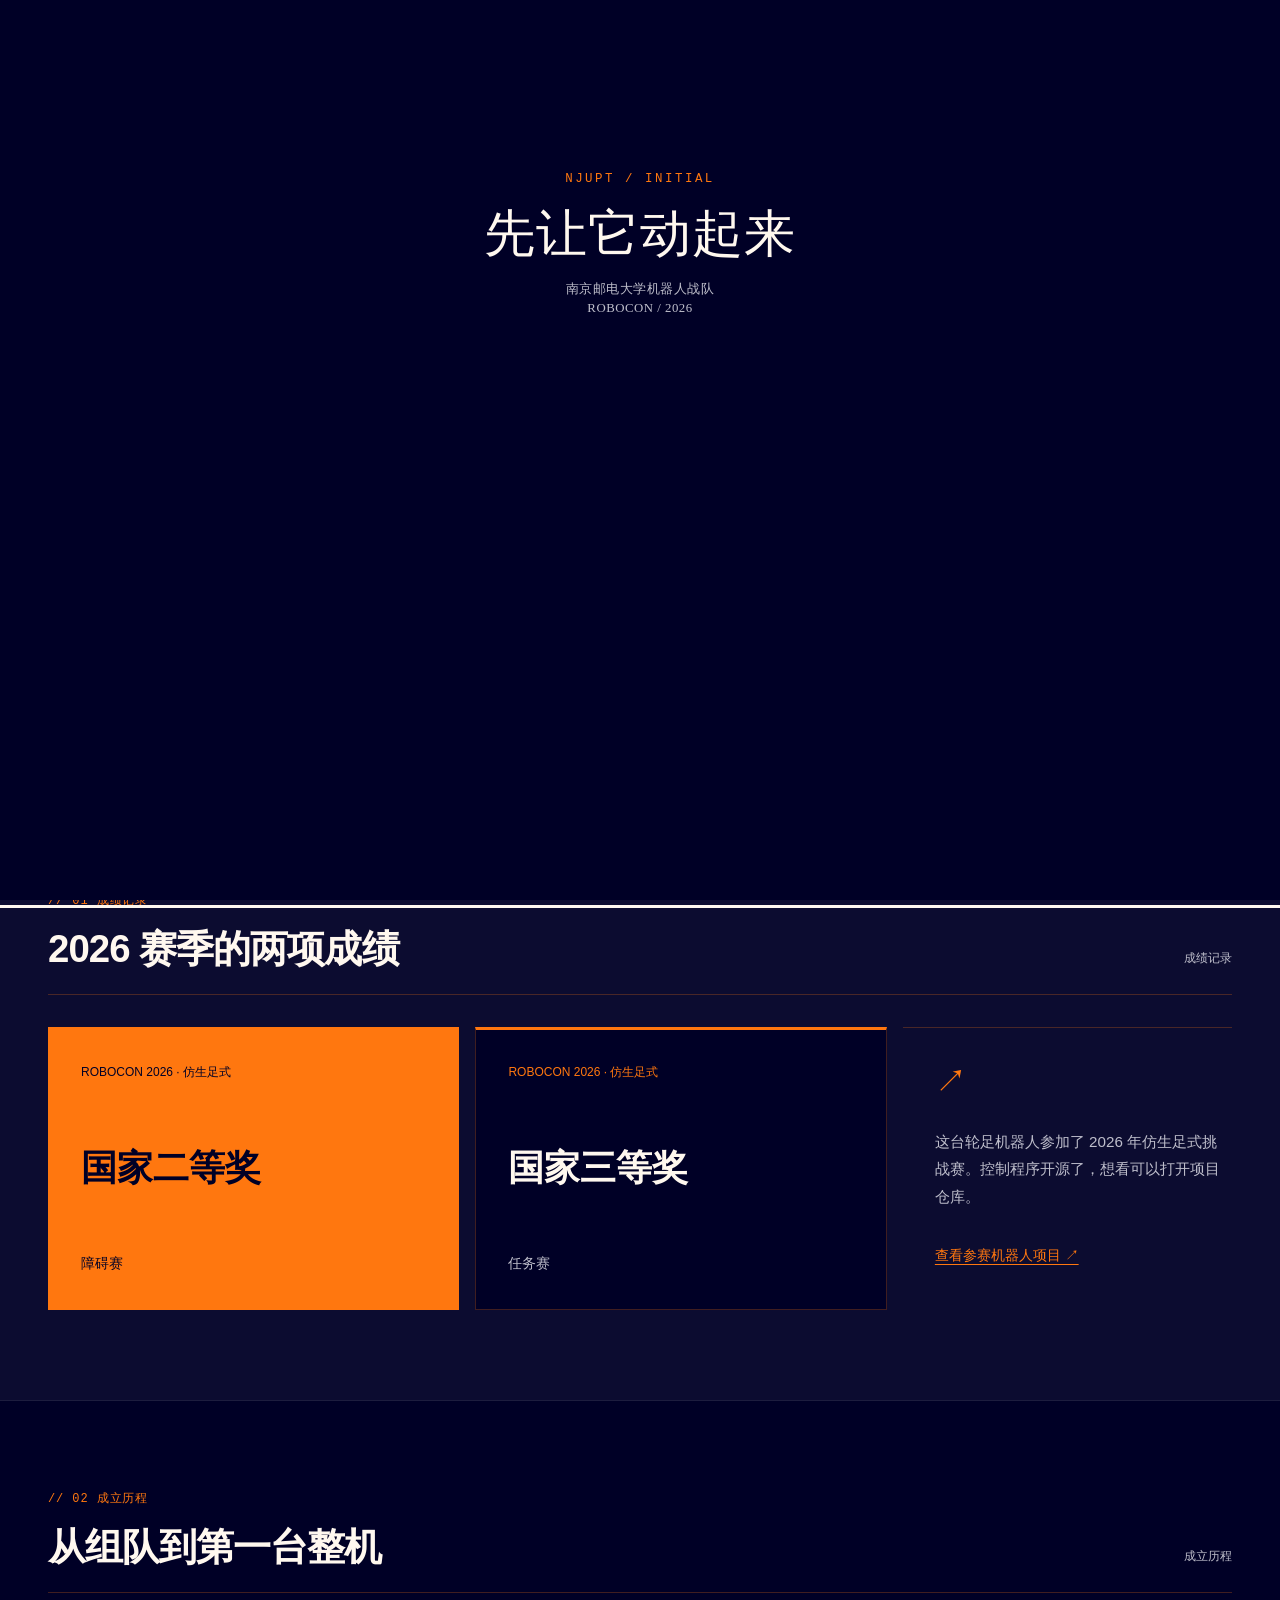
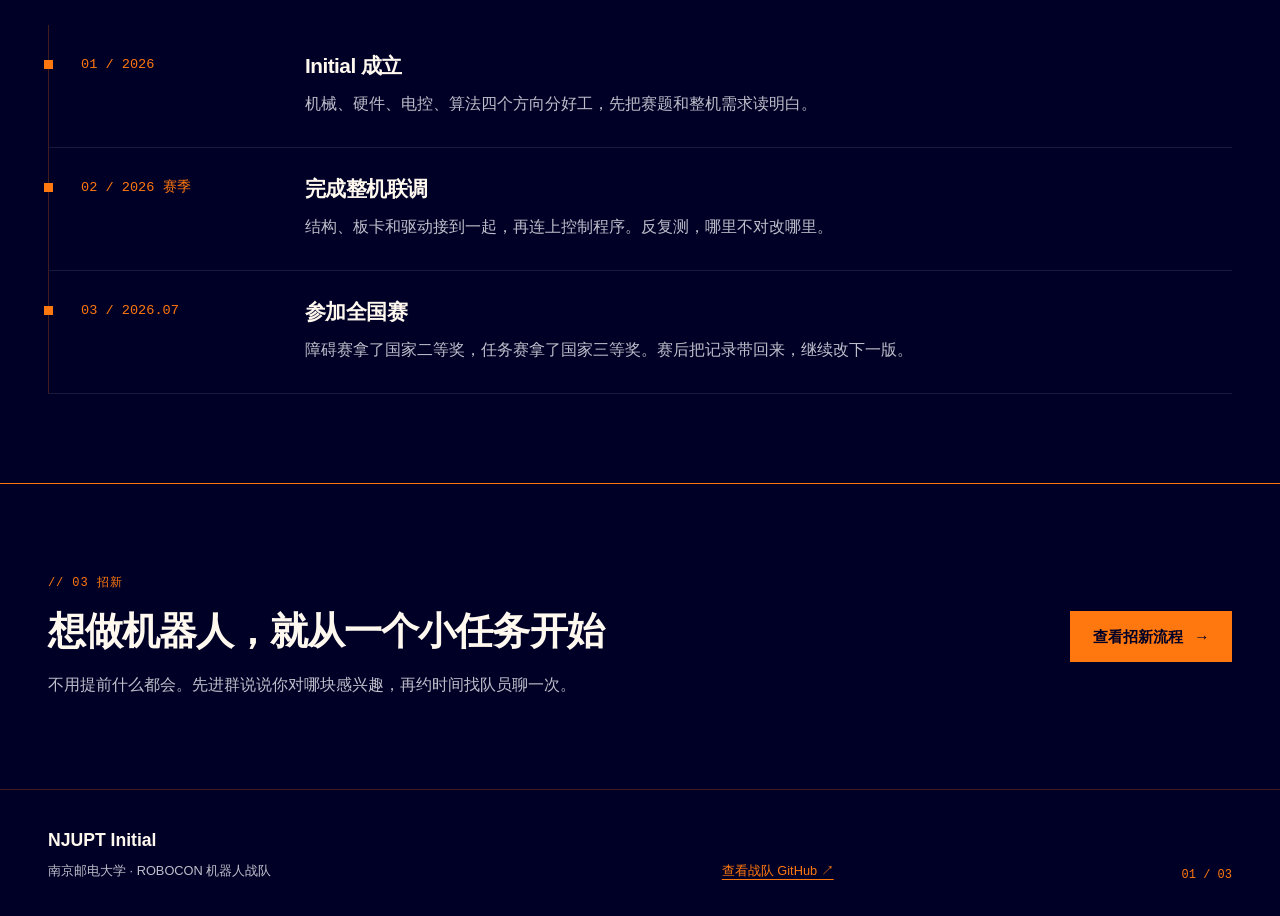
<file: index.html>
<!doctype html>
<html lang="zh-CN">
  <head>
    <meta charset="utf-8" />
    <meta name="viewport" content="width=device-width, initial-scale=1" />
    <meta
      name="description"
      content="NJUPT Initial 是南京邮电大学的 ROBOCON 机器人战队。这里有 2026 赛季成绩、组队历程和招新入口。"
    />
    <meta name="theme-color" content="#000026" />
    <title>NJUPT Initial · 南邮 ROBOCON 战队</title>
    <link rel="icon" href="assets/team-logo.png" />
    <link rel="stylesheet" href="styles.css" />
  </head>
  <body class="page-home">
    <a class="skip-link" href="#main">跳到主要内容</a>
    <header class="site-header">
      <div class="shell header-inner">
        <a class="brand" href="index.html" aria-label="NJUPT Initial 首页"
          ><img
            class="brand-logo"
            src="assets/team-logo.png"
            alt=""
            width="36"
            height="36"
          /><span class="brand-text"
            ><span class="brand-name">NJUPT Initial</span
            ><span class="brand-sub">Robocon · Nanjing</span></span
          ></a
        >
        <nav class="nav" aria-label="主导航">
          <a href="index.html" aria-current="page">首页</a
          ><a href="robocon.html">ROBOCON</a><a href="team.html">战队与招新</a
          ><a class="nav-cta" href="team.html#join">加入我们</a>
        </nav>
      </div>
    </header>
    <main id="main" tabindex="-1">
      <section class="hero home-hero" aria-labelledby="home-title">
        <div class="shell hero-grid">
          <div class="hero-copy">
            <p class="boot-line">
              <span class="boot-dot" aria-hidden="true"></span>2026 / INITIAL
              ROBOTICS TEAM
            </p>
            <h1 id="home-title" class="hero-title">
              <span class="hero-title-line">NJUPT Initial</span
              ><span class="hero-title-line accent">南邮 ROBOCON 战队</span>
            </h1>
            <p class="hero-lead">
              我们是南京邮电大学的学生机器人战队。围绕 ROBOCON
              赛题，结构、电路、控制和视觉程序分头做，再把整机带到场地里调试。
            </p>
            <div class="hero-actions">
              <a class="btn btn-primary" href="team.html#join">了解招新</a
              ><a class="btn btn-ghost" href="robocon.html"
                >查看赛事档案 <span aria-hidden="true">↗</span></a
              >
            </div>
            <div class="hero-metrics" aria-label="战队信息">
              <div><strong>2026</strong><span>成立并参赛</span></div>
              <div><strong>国二 · 国三</strong><span>ROBOCON 全国赛</span></div>
              <div><strong>4</strong><span>技术方向</span></div>
            </div>
          </div>
          <aside class="hero-panel" aria-label="战队与机器人照片">
            <div class="panel-head">
              <span class="dot" aria-hidden="true"></span
              ><span>现场记录 / 2026</span
              ><span class="panel-head-right">NJUPT</span>
            </div>
            <figure class="hero-photo">
              <img
                src="assets/team-robocon-2026.jpg"
                width="1600"
                height="1039"
                alt="NJUPT Initial 队员与机器人合影"
              />
            </figure>
            <div class="photo-caption">
              <span>INITIAL / 2026</span><span>队员与机器人</span>
            </div>
          </aside>
        </div>
      </section>
      <nav class="page-nav" aria-label="本页目录">
        <a href="#achievements">成绩</a><a href="#timeline">成立历程</a
        ><a href="#recruit">招新</a>
      </nav>
      <section
        class="section section-alt"
        id="achievements"
        aria-labelledby="achievement-title"
      >
        <div class="shell">
          <header class="bay-head">
            <p class="bay-code">// 01 成绩记录</p>
            <div class="bay-title-row">
              <h2 id="achievement-title">2026 赛季的两项成绩</h2>
              <span class="bay-meta">成绩记录</span>
            </div>
          </header>
          <div class="achievement-grid">
            <article class="achievement-card featured">
              <span class="achievement-k">ROBOCON 2026 · 仿生足式</span
              ><strong>国家二等奖</strong><span>障碍赛</span>
            </article>
            <article class="achievement-card">
              <span class="achievement-k">ROBOCON 2026 · 仿生足式</span
              ><strong>国家三等奖</strong><span>任务赛</span>
            </article>
            <article class="achievement-note">
              <span class="note-mark" aria-hidden="true">↗</span>
              <p>
                这台轮足机器人参加了 2026
                年仿生足式挑战赛。控制程序开源了，想看可以打开项目仓库。
              </p>
              <a
                href="https://github.com/NJUPT-Initial/26Initial-RC-dog"
                target="_blank"
                rel="noopener noreferrer"
                >查看参赛机器人项目 ↗</a
              >
            </article>
          </div>
        </div>
      </section>
      <section class="section" id="timeline" aria-labelledby="story-title">
        <div class="shell">
          <header class="bay-head">
            <p class="bay-code">// 02 成立历程</p>
            <div class="bay-title-row">
              <h2 id="story-title">从组队到第一台整机</h2>
              <span class="bay-meta">成立历程</span>
            </div>
          </header>
          <ol class="timeline">
            <li>
              <span class="timeline-year">01 / 2026</span>
              <div>
                <h3>Initial 成立</h3>
                <p>
                  机械、硬件、电控、算法四个方向分好工，先把赛题和整机需求读明白。
                </p>
              </div>
            </li>
            <li>
              <span class="timeline-year">02 / 2026 赛季</span>
              <div>
                <h3>完成整机联调</h3>
                <p>
                  结构、板卡和驱动接到一起，再连上控制程序。反复测，哪里不对改哪里。
                </p>
              </div>
            </li>
            <li>
              <span class="timeline-year">03 / 2026.07</span>
              <div>
                <h3>参加全国赛</h3>
                <p>
                  障碍赛拿了国家二等奖，任务赛拿了国家三等奖。赛后把记录带回来，继续改下一版。
                </p>
              </div>
            </li>
          </ol>
        </div>
      </section>
      <section
        class="section section-join home-join"
        id="recruit"
        aria-labelledby="join-title"
      >
        <div class="shell join-banner">
          <div>
            <p class="bay-code">// 03 招新</p>
            <h2 id="join-title">想做机器人，就从一个小任务开始</h2>
            <p>
              不用提前什么都会。先进群说说你对哪块感兴趣，再约时间找队员聊一次。
            </p>
          </div>
          <a class="btn btn-primary" href="team.html#join"
            >查看招新流程 <span aria-hidden="true">→</span></a
          >
        </div>
      </section>
    </main>
    <footer class="site-footer">
      <div class="shell footer-inner">
        <div>
          <p class="footer-brand">NJUPT Initial</p>
          <p class="footer-sub">南京邮电大学 · ROBOCON 机器人战队</p>
        </div>
        <p class="footer-credit">
          <a
            href="https://github.com/NJUPT-Initial"
            target="_blank"
            rel="noopener noreferrer"
            >查看战队 GitHub ↗</a
          >
        </p>
        <p class="footer-mark">01 / 03</p>
      </div>
    </footer>
    <script src="main.js" defer></script>
  </body>
</html>
</file>
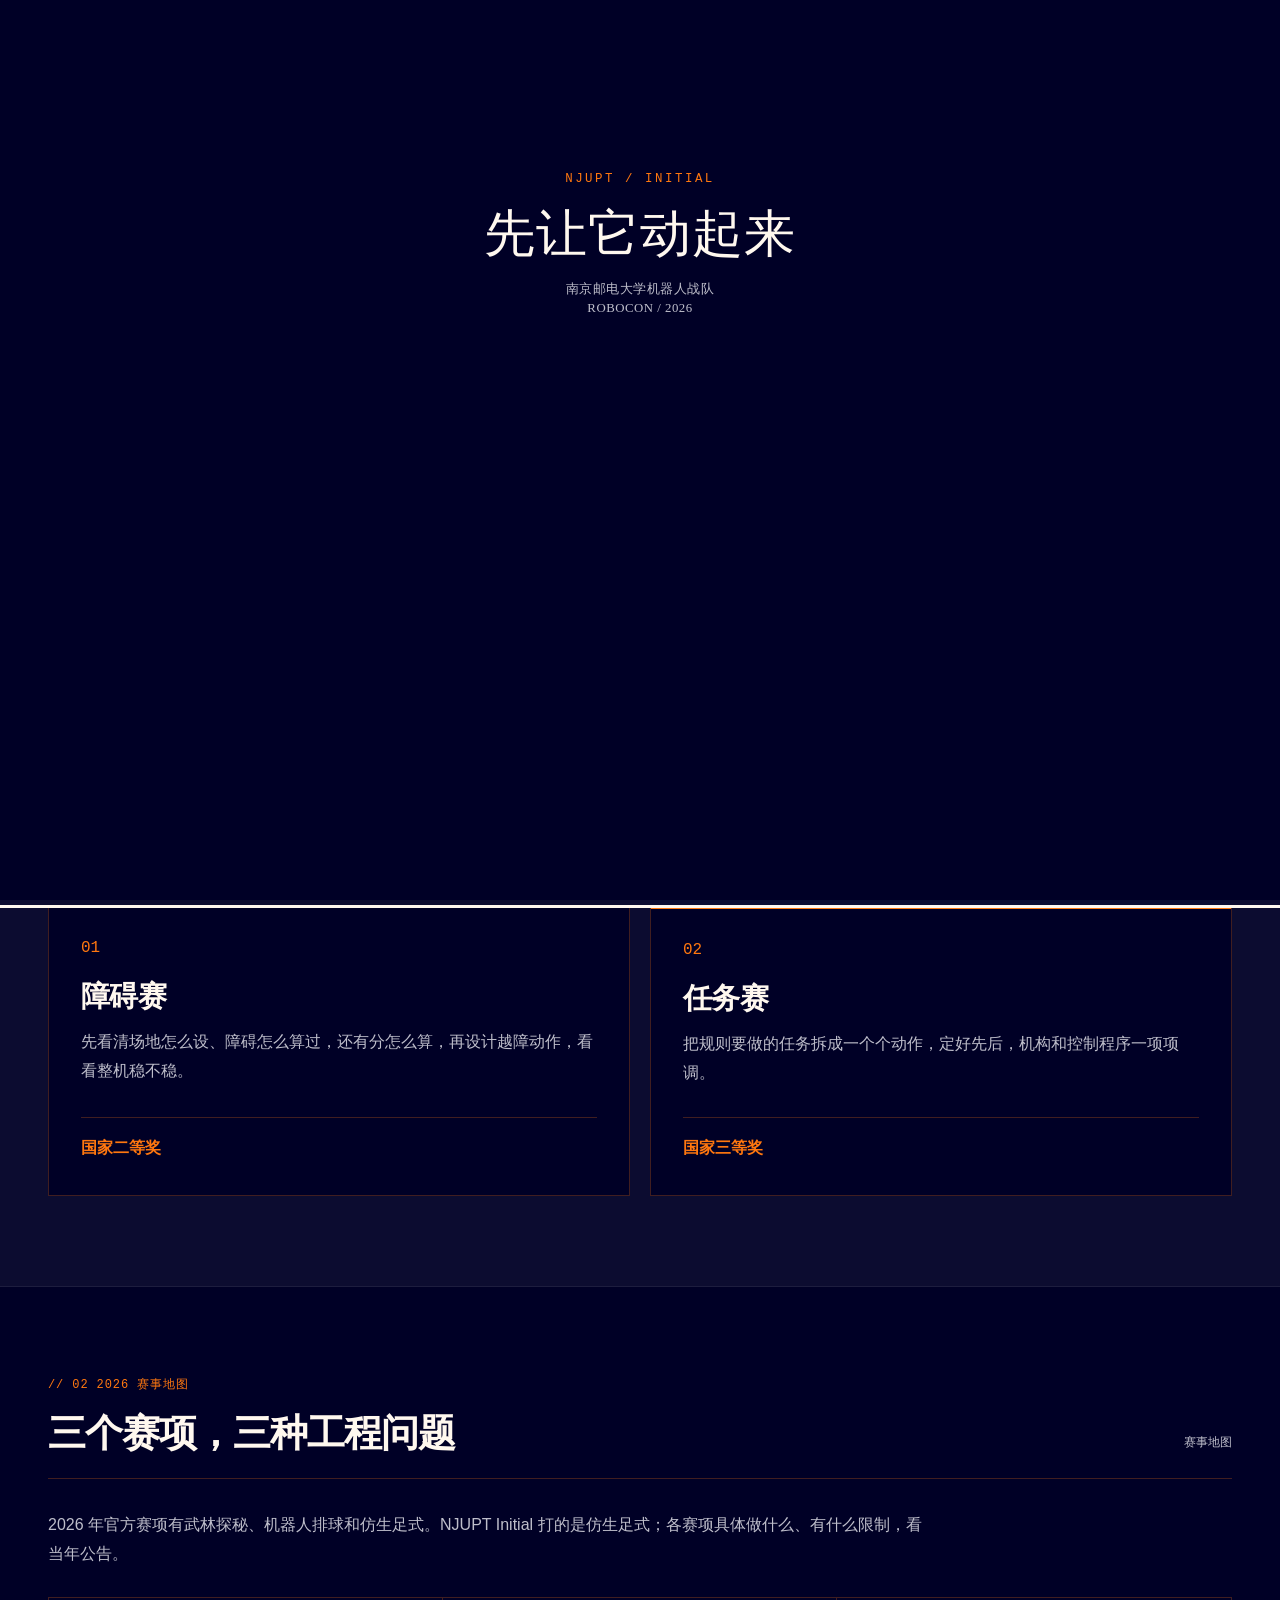
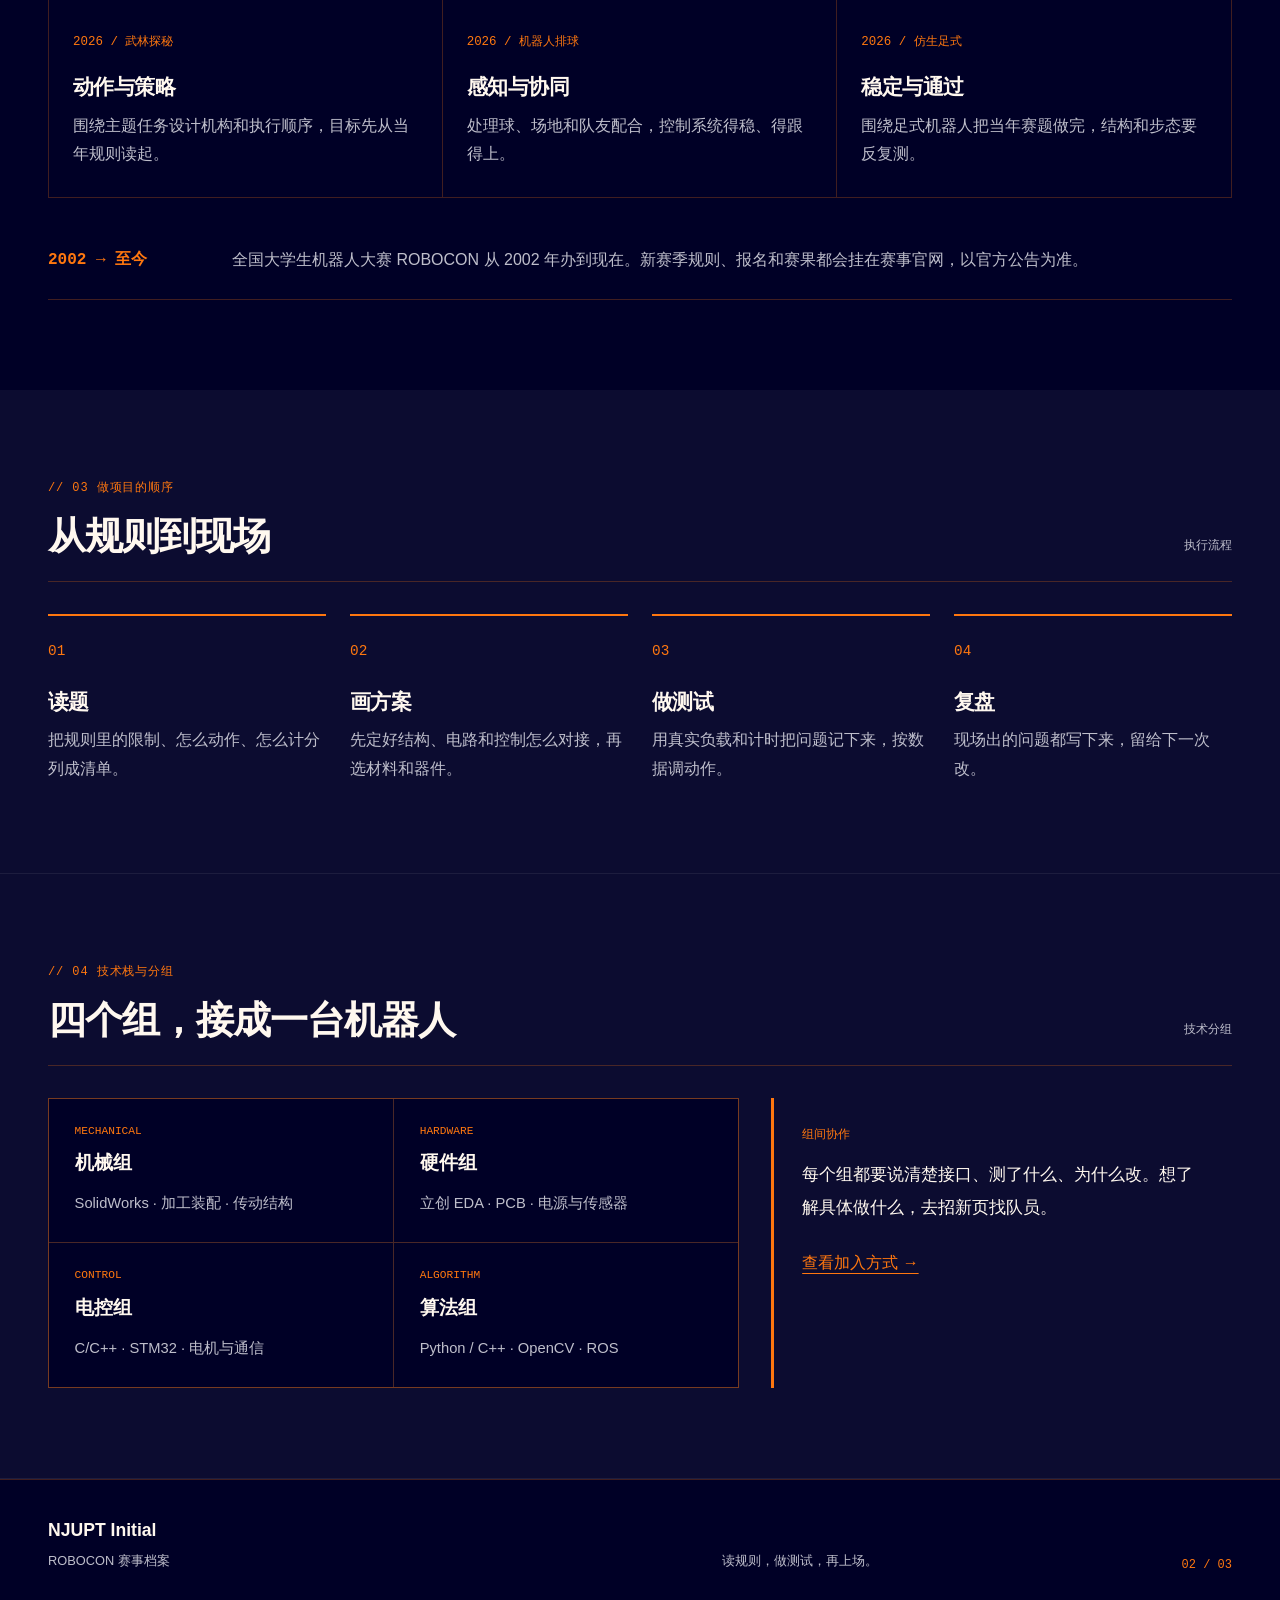
<file: robocon.html>
<!doctype html>
<html lang="zh-CN">
  <head>
    <meta charset="utf-8" />
    <meta name="viewport" content="width=device-width, initial-scale=1" />
    <meta
      name="description"
      content="NJUPT Initial 的 ROBOCON 赛事记录：2026 仿生足式成绩、公开项目和四个技术方向。"
    />
    <meta name="theme-color" content="#000026" />
    <title>ROBOCON 赛事档案 · NJUPT Initial</title>
    <link rel="icon" href="assets/team-logo.png" />
    <link rel="stylesheet" href="styles.css" />
  </head>
  <body class="page-robocon">
    <a class="skip-link" href="#main">跳到主要内容</a>
    <header class="site-header">
      <div class="shell header-inner">
        <a class="brand" href="index.html" aria-label="NJUPT Initial 首页"
          ><img
            class="brand-logo"
            src="assets/team-logo.png"
            alt=""
            width="36"
            height="36"
          /><span class="brand-text"
            ><span class="brand-name">NJUPT Initial</span
            ><span class="brand-sub">Robocon · Nanjing</span></span
          ></a
        >
        <nav class="nav" aria-label="主导航">
          <a href="index.html">首页</a
          ><a href="robocon.html" aria-current="page">ROBOCON</a
          ><a href="team.html">战队与招新</a
          ><a class="nav-cta" href="team.html#join">加入我们</a>
        </nav>
      </div>
    </header>
    <main id="main" tabindex="-1">
      <section class="page-hero" aria-labelledby="robocon-title">
        <div class="shell page-hero-grid">
          <div>
            <p class="boot-line">
              <span class="boot-dot" aria-hidden="true"></span>EVENT ARCHIVE /
              ROBOCON
            </p>
            <h1 id="robocon-title">
              每个赛季，<span class="accent-text">都要重新读一遍规则。</span>
            </h1>
            <p class="hero-lead">
              ROBOCON
              每年出新赛题和规则。队伍自己设计、做机器人，在规定场地把任务跑完。我们 2026
              年打的是仿生足式机器人挑战赛。
            </p>
            <a
              class="source-link"
              href="https://www.robocon.org.cn/h-col-104.html"
              target="_blank"
              rel="noopener noreferrer"
              >访问赛事官网 · 规则与公告 ↗</a
            >
          </div>
          <div class="page-index">02<br /><span>赛事档案</span></div>
        </div>
      </section>
      <nav class="page-nav" aria-label="本页目录">
        <a href="#season">2026 赛项</a><a href="#stack">技术分组</a>
      </nav>
      <section
        class="section section-alt"
        id="season"
        aria-labelledby="season-title"
      >
        <div class="shell">
          <header class="bay-head">
            <p class="bay-code">// 01 2026 赛项</p>
            <div class="bay-title-row">
              <h2 id="season-title">仿生足式 · 两项成绩</h2>
              <span class="bay-meta">2026 赛季</span>
            </div>
          </header>
          <div class="event-grid">
            <article class="event-card">
              <span class="event-no">01</span>
              <h3>障碍赛</h3>
              <p>
                先看清场地怎么设、障碍怎么算过，还有分怎么算，再设计越障动作，看看整机稳不稳。
              </p>
              <strong>国家二等奖</strong>
            </article>
            <article class="event-card event-card-hot">
              <span class="event-no">02</span>
              <h3>任务赛</h3>
              <p>
                把规则要做的任务拆成一个个动作，定好先后，机构和控制程序一项项调。
              </p>
              <strong>国家三等奖</strong>
            </article>
          </div>
        </div>
      </section>
      <section class="section" aria-labelledby="map-title">
        <div class="shell">
          <header class="bay-head">
            <p class="bay-code">// 02 2026 赛事地图</p>
            <div class="bay-title-row">
              <h2 id="map-title">三个赛项，三种工程问题</h2>
              <span class="bay-meta">赛事地图</span>
            </div>
          </header>
          <p class="section-intro">
            2026 年官方赛项有武林探秘、机器人排球和仿生足式。NJUPT Initial
            打的是仿生足式；各赛项具体做什么、有什么限制，看当年公告。
          </p>
          <div class="event-map">
            <article>
              <span>2026 / 武林探秘</span>
              <h3>动作与策略</h3>
              <p>围绕主题任务设计机构和执行顺序，目标先从当年规则读起。</p>
            </article>
            <article>
              <span>2026 / 机器人排球</span>
              <h3>感知与协同</h3>
              <p>处理球、场地和队友配合，控制系统得稳、得跟得上。</p>
            </article>
            <article>
              <span>2026 / 仿生足式</span>
              <h3>稳定与通过</h3>
              <p>围绕足式机器人把当年赛题做完，结构和步态要反复测。</p>
            </article>
          </div>
          <div class="event-history">
            <strong>2002 → 至今</strong>
            <p>
              全国大学生机器人大赛 ROBOCON 从 2002
              年办到现在。新赛季规则、报名和赛果都会挂在赛事官网，以官方公告为准。
            </p>
          </div>
        </div>
      </section>
      <section class="section section-alt" aria-labelledby="process-title">
        <div class="shell">
          <header class="bay-head">
            <p class="bay-code">// 03 做项目的顺序</p>
            <div class="bay-title-row">
              <h2 id="process-title">从规则到现场</h2>
              <span class="bay-meta">执行流程</span>
            </div>
          </header>
          <div class="process-grid">
            <div class="process-step">
              <span>01</span>
              <h3>读题</h3>
              <p>把规则里的限制、怎么动作、怎么计分列成清单。</p>
            </div>
            <div class="process-step">
              <span>02</span>
              <h3>画方案</h3>
              <p>先定好结构、电路和控制怎么对接，再选材料和器件。</p>
            </div>
            <div class="process-step">
              <span>03</span>
              <h3>做测试</h3>
              <p>用真实负载和计时把问题记下来，按数据调动作。</p>
            </div>
            <div class="process-step">
              <span>04</span>
              <h3>复盘</h3>
              <p>现场出的问题都写下来，留给下一次改。</p>
            </div>
          </div>
        </div>
      </section>
      <section
        class="section section-alt"
        id="stack"
        aria-labelledby="stack-title"
      >
        <div class="shell">
          <header class="bay-head">
            <p class="bay-code">// 04 技术栈与分组</p>
            <div class="bay-title-row">
              <h2 id="stack-title">四个组，接成一台机器人</h2>
              <span class="bay-meta">技术分组</span>
            </div>
          </header>
          <div class="stack-layout">
            <div class="stack-list">
              <div>
                <span>MECHANICAL</span><strong>机械组</strong>
                <p>SolidWorks · 加工装配 · 传动结构</p>
              </div>
              <div>
                <span>HARDWARE</span><strong>硬件组</strong>
                <p>立创 EDA · PCB · 电源与传感器</p>
              </div>
              <div>
                <span>CONTROL</span><strong>电控组</strong>
                <p>C/C++ · STM32 · 电机与通信</p>
              </div>
              <div>
                <span>ALGORITHM</span><strong>算法组</strong>
                <p>Python / C++ · OpenCV · ROS</p>
              </div>
            </div>
            <aside class="stack-aside">
              <p class="stack-aside-k">组间协作</p>
              <p>
                每个组都要说清楚接口、测了什么、为什么改。想了解具体做什么，去招新页找队员。
              </p>
              <a href="team.html#join">查看加入方式 →</a>
            </aside>
          </div>
        </div>
      </section>
    </main>
    <footer class="site-footer">
      <div class="shell footer-inner">
        <div>
          <p class="footer-brand">NJUPT Initial</p>
          <p class="footer-sub">ROBOCON 赛事档案</p>
        </div>
        <p class="footer-credit">读规则，做测试，再上场。</p>
        <p class="footer-mark">02 / 03</p>
      </div>
    </footer>
    <script src="main.js" defer></script>
  </body>
</html>
</file>
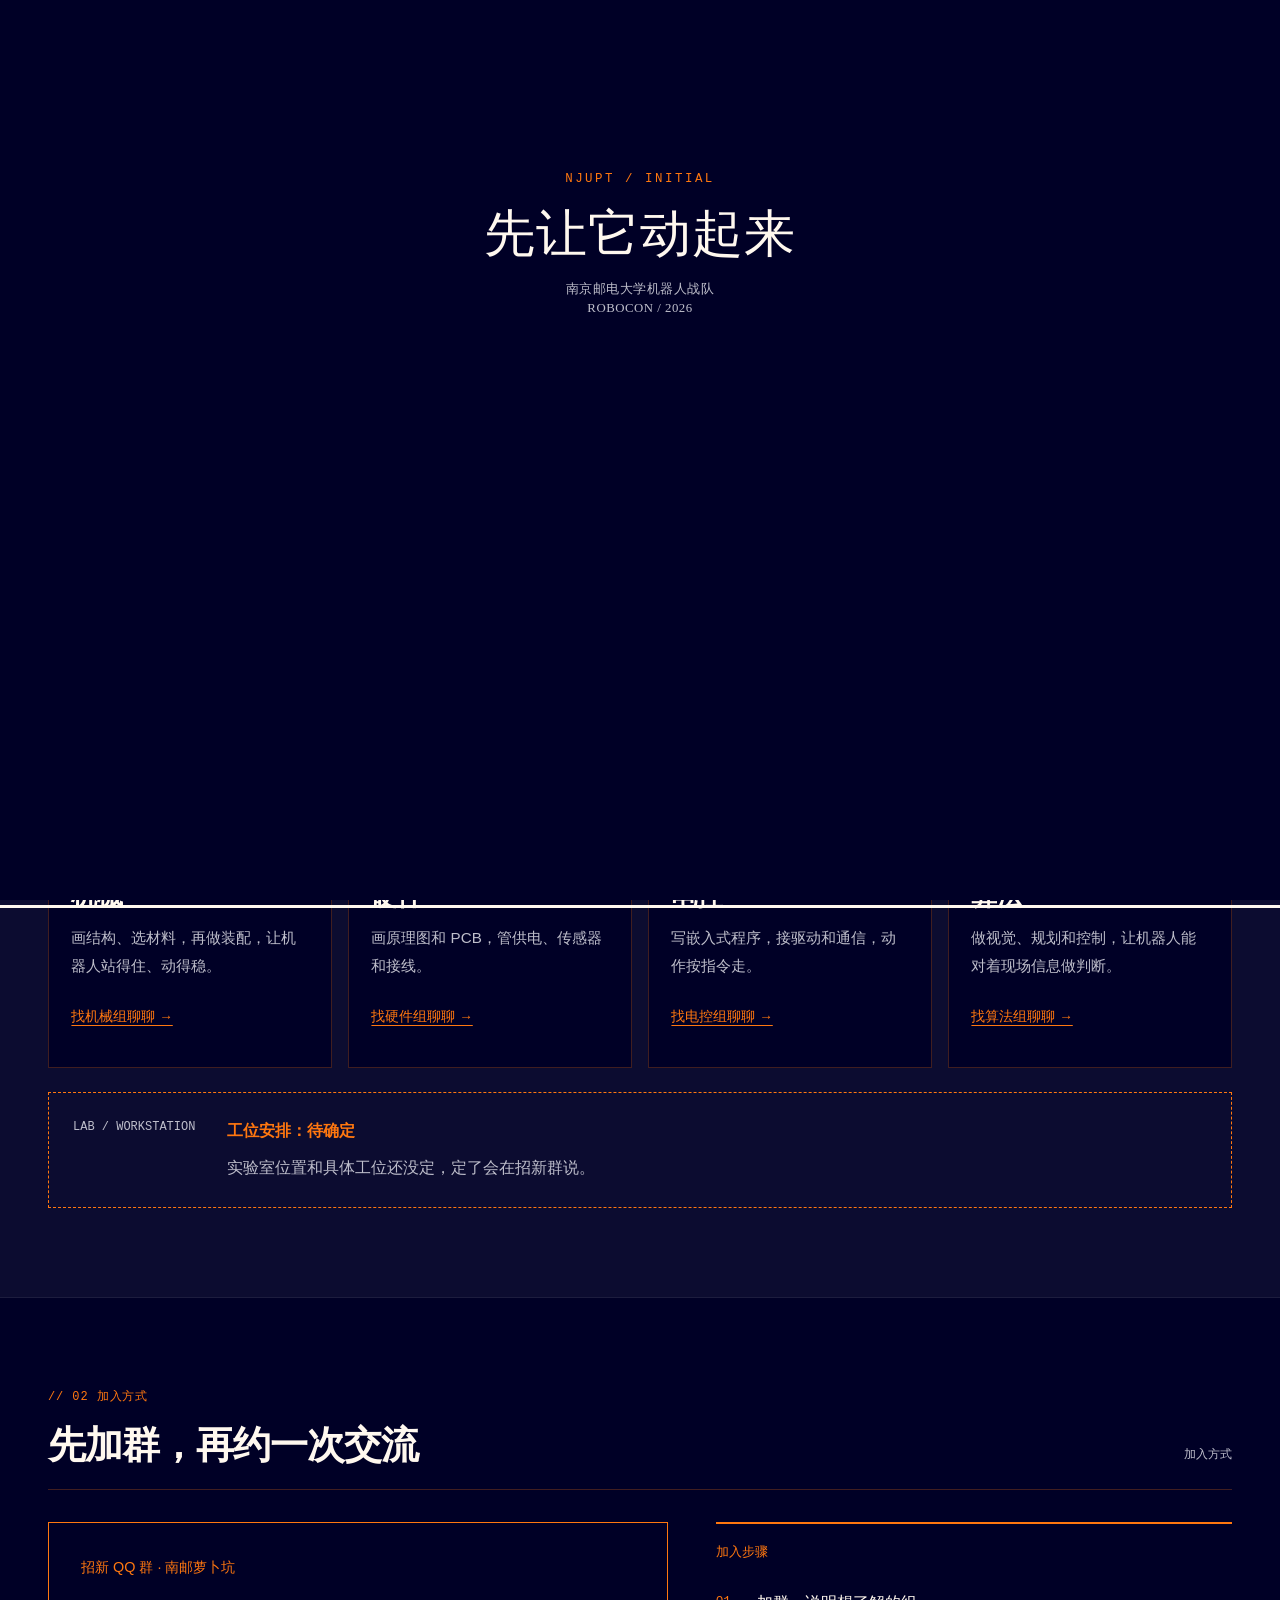
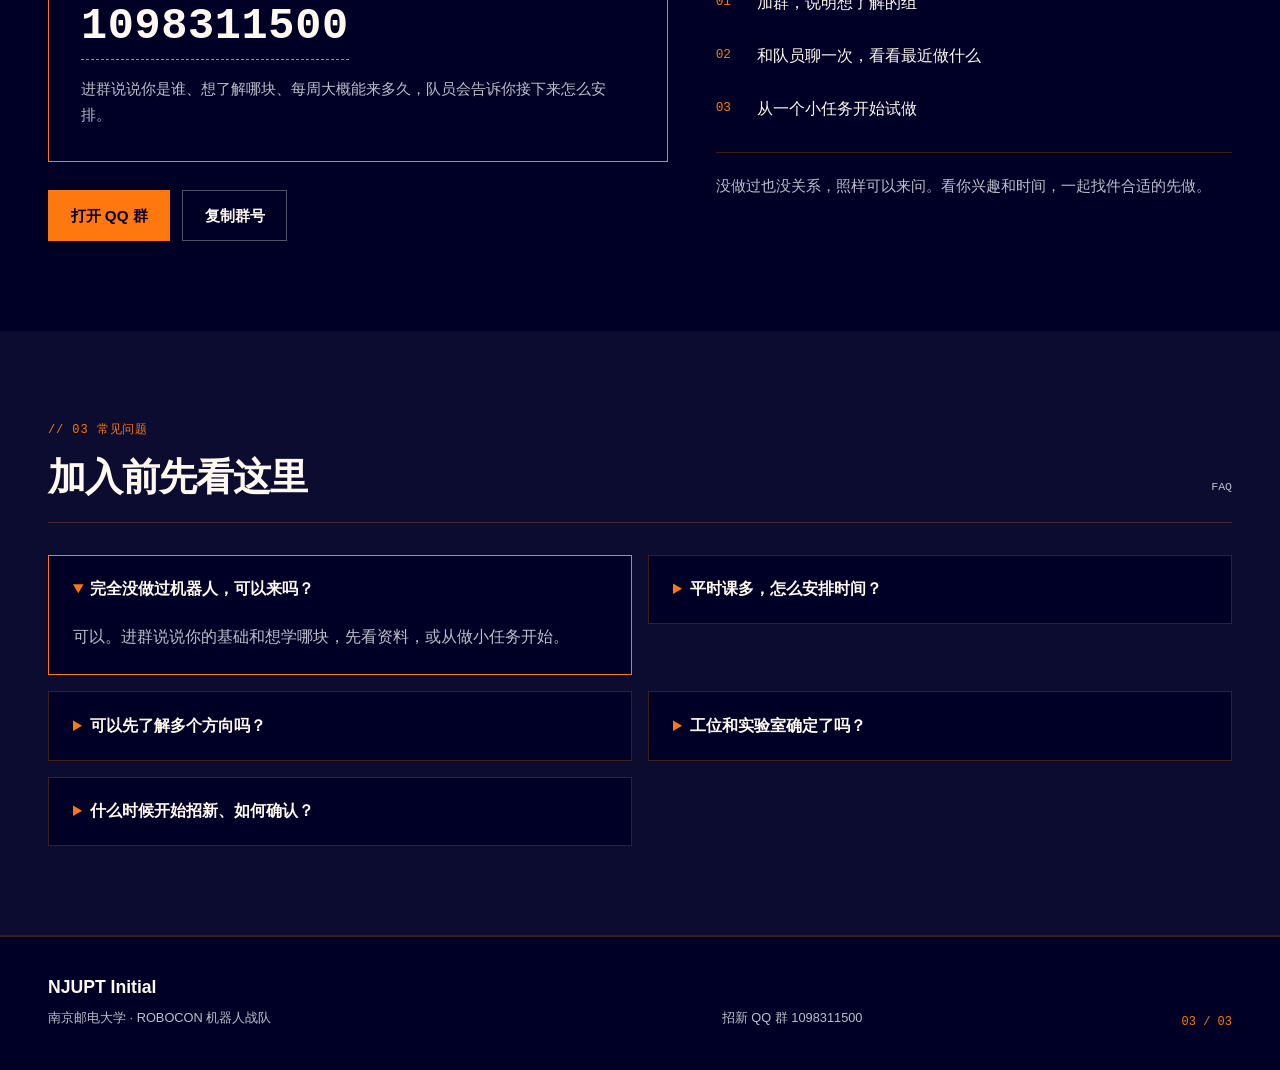
<file: team.html>
<!doctype html>
<html lang="zh-CN">
  <head>
    <meta charset="utf-8" />
    <meta name="viewport" content="width=device-width, initial-scale=1" />
    <meta
      name="description"
      content="NJUPT Initial 分机械、硬件、电控、算法四个方向，通过 QQ 群联系队员、了解招新。"
    />
    <meta name="theme-color" content="#000026" />
    <title>战队与招新 · NJUPT Initial</title>
    <link rel="icon" href="assets/team-logo.png" />
    <link rel="stylesheet" href="styles.css" />
  </head>
  <body class="page-team">
    <a class="skip-link" href="#main">跳到主要内容</a>
    <header class="site-header">
      <div class="shell header-inner">
        <a class="brand" href="index.html" aria-label="NJUPT Initial 首页"
          ><img
            class="brand-logo"
            src="assets/team-logo.png"
            alt=""
            width="36"
            height="36"
          /><span class="brand-text"
            ><span class="brand-name">NJUPT Initial</span
            ><span class="brand-sub">Robocon · Nanjing</span></span
          ></a
        >
        <nav class="nav" aria-label="主导航">
          <a href="index.html">首页</a><a href="robocon.html">ROBOCON</a
          ><a href="team.html" aria-current="page">战队与招新</a
          ><a class="nav-cta" href="#join">加入我们</a>
        </nav>
      </div>
    </header>
    <main id="main" tabindex="-1">
      <section class="page-hero" aria-labelledby="team-title">
        <div class="shell page-hero-grid">
          <div>
            <p class="boot-line">
              <span class="boot-dot" aria-hidden="true"></span>TEAM /
              RECRUITMENT
            </p>
            <h1 id="team-title">
              来做机器人，<span class="accent-text"
                >先看看你想做哪一部分。</span
              >
            </h1>
            <p class="hero-lead">
              现在分机械、硬件、电控、算法四个组。工位和实验室还没定，定了会在招新群说。
            </p>
          </div>
          <div class="page-index">03<br /><span>战队与招新</span></div>
        </div>
      </section>
      <nav class="page-nav" aria-label="本页目录">
        <a href="#groups">分组</a><a href="#join">加入方式</a
        ><a href="#faq">常见问题</a>
      </nav>
      <section
        class="section section-alt"
        id="groups"
        aria-labelledby="team-status-title"
      >
        <div class="shell">
          <header class="bay-head">
            <p class="bay-code">// 01 战队分组</p>
            <div class="bay-title-row">
              <h2 id="team-status-title">四个方向，按项目一起协作</h2>
              <span class="bay-meta">战队状态</span>
            </div>
          </header>
          <div class="team-grid">
            <article>
              <span class="team-no">01</span>
              <h3>机械</h3>
              <p>画结构、选材料，再做装配，让机器人站得住、动得稳。</p>
              <a href="#join">找机械组聊聊 →</a>
            </article>
            <article>
              <span class="team-no">02</span>
              <h3>硬件</h3>
              <p>画原理图和 PCB，管供电、传感器和接线。</p>
              <a href="#join">找硬件组聊聊 →</a>
            </article>
            <article>
              <span class="team-no">03</span>
              <h3>电控</h3>
              <p>写嵌入式程序，接驱动和通信，动作按指令走。</p>
              <a href="#join">找电控组聊聊 →</a>
            </article>
            <article>
              <span class="team-no">04</span>
              <h3>算法</h3>
              <p>做视觉、规划和控制，让机器人能对着现场信息做判断。</p>
              <a href="#join">找算法组聊聊 →</a>
            </article>
          </div>
          <div class="station-note">
            <span>LAB / WORKSTATION</span><strong>工位安排：待确定</strong>
            <p>实验室位置和具体工位还没定，定了会在招新群说。</p>
          </div>
        </div>
      </section>
      <section class="section" id="join" aria-labelledby="join-title">
        <div class="shell">
          <header class="bay-head">
            <p class="bay-code">// 02 加入方式</p>
            <div class="bay-title-row">
              <h2 id="join-title">先加群，再约一次交流</h2>
              <span class="bay-meta">加入方式</span>
            </div>
          </header>
          <div class="join-inner">
            <div>
              <div class="qq-card">
                <p class="qq-label">招新 QQ 群 · 南邮萝卜坑</p>
                <button
                  type="button"
                  class="qq-number"
                  data-qq-number
                  aria-label="点击复制群号 1098311500"
                >
                  1098311500
                </button>
                <p class="qq-hint">
                  进群说说你是谁、想了解哪块、每周大概能来多久，队员会告诉你接下来怎么安排。
                </p>
              </div>
              <div class="hero-actions">
                <a
                  class="btn btn-primary"
                  href="https://qm.qq.com/q/vWDZv92Ni0"
                  target="_blank"
                  rel="noopener noreferrer"
                  >打开 QQ 群</a
                ><button
                  type="button"
                  class="btn btn-ghost"
                  data-copy-qq
                  data-qq="1098311500"
                >
                  复制群号
                </button>
              </div>
              <p class="copy-note" data-copy-note aria-live="polite" hidden></p>
            </div>
            <aside class="join-panel">
              <p class="join-panel-k">加入步骤</p>
              <ol>
                <li><span>01</span>加群，说明想了解的组</li>
                <li><span>02</span>和队员聊一次，看看最近做什么</li>
                <li><span>03</span>从一个小任务开始试做</li>
              </ol>
              <p class="join-alt">
                没做过也没关系，照样可以来问。看你兴趣和时间，一起找件合适的先做。
              </p>
            </aside>
          </div>
        </div>
      </section>
      <section class="section section-alt" id="faq" aria-labelledby="faq-title">
        <div class="shell">
          <header class="bay-head">
            <p class="bay-code">// 03 常见问题</p>
            <div class="bay-title-row">
              <h2 id="faq-title">加入前先看这里</h2>
              <span class="bay-meta">FAQ</span>
            </div>
          </header>
          <div class="faq-grid">
            <details open>
              <summary>完全没做过机器人，可以来吗？</summary>
              <p>
                可以。进群说说你的基础和想学哪块，先看资料，或从做小任务开始。
              </p>
            </details>
            <details>
              <summary>平时课多，怎么安排时间？</summary>
              <p>
                先说清楚每周大概能来多久，再和组里对一下节奏。临时有课，提前说一声就行。
              </p>
            </details>
            <details>
              <summary>可以先了解多个方向吗？</summary>
              <p>
                可以。先分别聊聊，再挑一个方向试做；后面要调整，直接和组里说。
              </p>
            </details>
            <details>
              <summary>工位和实验室确定了吗？</summary>
              <p>还没有，待确定。定了会在招新群说具体怎么安排。</p>
            </details>
            <details>
              <summary>什么时候开始招新、如何确认？</summary>
              <p>招新时间、任务和交流安排，看 QQ 群公告就行。</p>
            </details>
          </div>
        </div>
      </section>
    </main>
    <footer class="site-footer">
      <div class="shell footer-inner">
        <div>
          <p class="footer-brand">NJUPT Initial</p>
          <p class="footer-sub">南京邮电大学 · ROBOCON 机器人战队</p>
        </div>
        <p class="footer-credit">招新 QQ 群 1098311500</p>
        <p class="footer-mark">03 / 03</p>
      </div>
    </footer>
    <script src="main.js" defer></script>
  </body>
</html>
</file>
<file: styles.css>
/* NJUPT Initial — shared page and entrance styles. */
:root {
  color-scheme: dark;
  --bg: #000026;
  --signal: #ff770f;
  --ink: #fff8ef;
  --muted: #bebecb;
  --panel: #0c0c30;
  --line: rgba(255, 119, 15, 0.25);
  --font-display:
    "Bahnschrift", "DIN Alternate", "PingFang SC", "Microsoft YaHei", sans-serif;
  --font-body: "PingFang SC", "Microsoft YaHei", sans-serif;
  --font-label: "Cascadia Code", "SFMono-Regular", Consolas, monospace;
  --shell: 1240px;
  --pad: clamp(1.25rem, 4vw, 3rem);
  --header-h: 80px;
  --ease: cubic-bezier(0.2, 0.8, 0.2, 1);
}
*,
*::before,
*::after {
  box-sizing: border-box;
}
html {
  scroll-behavior: smooth;
  scroll-padding-top: calc(var(--header-h) + 24px);
}
body {
  margin: 0;
  background: var(--bg);
  color: var(--ink);
  font: 1rem/1.8 var(--font-body);
  -webkit-font-smoothing: antialiased;
}
body.intro-active {
  overflow: hidden;
  overscroll-behavior: none;
  height: 100dvh;
  touch-action: none;
}
img,
svg {
  display: block;
  max-width: 100%;
}
button,
input {
  font: inherit;
}
button {
  cursor: pointer;
}
a {
  color: var(--signal);
  text-decoration-thickness: 1px;
  text-underline-offset: 0.3em;
}
a:hover {
  color: var(--ink);
}
button,
a {
  -webkit-tap-highlight-color: transparent;
}
:focus-visible {
  outline: 3px solid var(--ink);
  outline-offset: 5px;
}
::selection {
  color: var(--bg);
  background: var(--signal);
}
[hidden] {
  display: none !important;
}
h1,
h2,
h3,
p,
figure {
  margin-top: 0;
}
h1,
h2,
h3 {
  font-family: var(--font-display);
  line-height: 1.25;
  letter-spacing: -0.025em;
  text-wrap: balance;
}
h1 {
  font-size: clamp(2.4rem, 5.1vw, 4.7rem);
  font-weight: 800;
  margin-bottom: 1.5rem;
}
h2 {
  font-size: clamp(1.7rem, 3vw, 2.6rem);
  margin-bottom: 0;
}
h3 {
  font-size: 1.3rem;
  margin-bottom: 0.7rem;
}
p {
  margin-bottom: 1rem;
}
strong {
  font-weight: 700;
}
.shell {
  width: min(calc(100% - var(--pad) * 2), var(--shell));
  margin-inline: auto;
}
.shell > *,
.hero-grid > *,
.join-inner > *,
.stack-layout > * {
  min-width: 0;
}
.skip-link {
  position: fixed;
  z-index: 250;
  top: 1rem;
  left: 1rem;
  transform: translateY(-200%);
  padding: 0.6rem 1rem;
  color: var(--bg);
  background: var(--signal);
}
.skip-link:focus {
  transform: none;
}
.accent,
.accent-text {
  color: var(--signal);
}

/* Navigation stays fully visible on small screens. */
.site-header {
  position: sticky;
  top: 0;
  z-index: 50;
  background: rgba(0, 0, 38, 0.96);
  border-bottom: 1px solid var(--line);
}
.header-inner {
  min-height: var(--header-h);
  display: flex;
  align-items: center;
  justify-content: space-between;
  gap: 1.5rem;
}
.brand {
  display: flex;
  align-items: center;
  gap: 0.85rem;
  color: var(--ink);
  text-decoration: none;
  flex-shrink: 0;
}
.brand-logo {
  width: 43px;
  height: 43px;
  padding: 4px;
  background: var(--signal);
  object-fit: contain;
}
.brand-text {
  display: grid;
  line-height: 1.35;
  gap: 0.25rem;
}
.brand-name {
  font: 700 1.05rem var(--font-display);
  letter-spacing: 0.015em;
}
.brand-sub {
  color: var(--muted);
  font-size: 0.7rem;
}
.nav {
  display: flex;
  align-items: center;
  gap: 0.5rem;
}
.nav a {
  display: inline-flex;
  align-items: center;
  justify-content: center;
  min-height: 44px;
  padding: 0.5rem 0.85rem;
  color: var(--muted);
  text-decoration: none;
  font-size: 0.9rem;
  white-space: nowrap;
  border-bottom: 2px solid transparent;
}
.nav a:hover,
.nav a[aria-current="page"] {
  color: var(--signal);
  border-bottom-color: var(--signal);
}
.nav a.nav-cta {
  color: var(--bg);
  background: var(--signal);
  border: 1px solid var(--signal);
  margin-left: 0.7rem;
}
.nav a.nav-cta:hover {
  color: var(--signal);
  background: transparent;
}
.page-nav {
  display: flex;
  flex-wrap: wrap;
  gap: 0.4rem 1.5rem;
  width: min(calc(100% - var(--pad) * 2), var(--shell));
  margin-inline: auto;
  padding-block: 0.6rem;
}
.page-nav a {
  display: inline-flex;
  align-items: center;
  min-height: 44px;
  font-size: 0.85rem;
}

/* Page openings. */
.hero,
.page-hero {
  position: relative;
  padding: clamp(3.5rem, 7vw, 6.5rem) 0;
  border-bottom: 1px solid var(--line);
}
.hero {
  background: linear-gradient(
    90deg,
    rgba(255, 119, 15, 0.065),
    transparent 54%
  );
}
.hero-grid {
  display: grid;
  grid-template-columns: 1.08fr 1fr;
  gap: clamp(2rem, 5vw, 4.5rem);
  align-items: center;
}
.hero-title {
  margin-bottom: 1.5rem;
}
.hero-title-line {
  display: block;
}
.hero-title-line.accent {
  margin-top: 0.15em;
  font-size: 0.68em;
  letter-spacing: -0.03em;
}
.hero-lead {
  max-width: 40em;
  margin-bottom: 0;
  color: var(--muted);
  font-size: clamp(1rem, 1.25vw, 1.1rem);
  line-height: 1.95;
}
.boot-line {
  display: flex;
  align-items: center;
  flex-wrap: wrap;
  gap: 0.6rem;
  margin: 0 0 1.5rem;
  color: var(--signal);
  font: 0.75rem/1.6 var(--font-label);
  letter-spacing: 0.09em;
}
.boot-dot,
.panel-head .dot {
  display: inline-block;
  width: 6px;
  height: 6px;
  background: var(--signal);
  flex-shrink: 0;
}
.hero-actions {
  display: flex;
  flex-wrap: wrap;
  gap: 0.75rem;
  margin-top: 1.75rem;
}
.btn {
  display: inline-flex;
  align-items: center;
  justify-content: center;
  gap: 0.7rem;
  min-height: 48px;
  padding: 0.7rem 1.35rem;
  border: 1px solid var(--signal);
  font-size: 0.95rem;
  font-weight: 700;
  text-decoration: none;
  transition:
    background 0.2s,
    color 0.2s,
    border-color 0.2s;
}
.btn-primary {
  color: var(--bg);
  background: var(--signal);
}
.btn-primary:hover {
  color: var(--bg);
  background: var(--ink);
  border-color: var(--ink);
}
.btn-ghost {
  color: var(--ink);
  background: var(--bg);
  border-color: rgba(255, 248, 239, 0.32);
}
.btn-ghost:hover {
  color: var(--signal);
  border-color: var(--signal);
}
.hero-metrics {
  display: grid;
  grid-template-columns: repeat(3, minmax(0, 1fr));
  gap: 1rem;
  margin-top: 2.5rem;
  padding-top: 1.25rem;
  border-top: 1px solid var(--line);
}
.hero-metrics div {
  display: grid;
  gap: 0.35rem;
}
.hero-metrics strong {
  color: var(--ink);
  font: 700 clamp(0.95rem, 1.5vw, 1.2rem) var(--font-display);
}
.hero-metrics span {
  color: var(--muted);
  font-size: 0.75rem;
}
.hero-panel {
  position: relative;
  margin: 0;
  border: 1px solid var(--signal);
  box-shadow: 12px 12px 0 rgba(255, 119, 15, 0.12);
}
.panel-head {
  display: flex;
  align-items: center;
  gap: 0.6rem;
  padding: 0.85rem 1rem;
  background: var(--signal);
  color: var(--bg);
  font: 0.75rem/1.5 var(--font-label);
}
.panel-head .dot {
  background: var(--bg);
}
.panel-head-right {
  margin-left: auto;
}
.hero-photo {
  margin: 0;
}
.hero-photo img {
  width: 100%;
  height: auto;
  aspect-ratio: 1.4;
  object-fit: cover;
  object-position: center;
}
.photo-caption {
  display: flex;
  flex-wrap: wrap;
  justify-content: space-between;
  gap: 0.5rem;
  padding: 0.85rem 1rem;
  margin: 0;
  background: var(--bg);
  color: var(--muted);
  font-size: 0.72rem;
}
.page-hero {
  background-image: linear-gradient(
    90deg,
    rgba(255, 119, 15, 0.065),
    transparent 70%
  );
}
.page-hero-grid {
  display: grid;
  grid-template-columns: minmax(0, 1fr) auto;
  align-items: end;
  gap: 3rem;
}
.page-hero h1 {
  max-width: 18em;
}
.page-hero h1 .accent-text {
  display: block;
}
.page-index {
  color: var(--signal);
  font: 300 clamp(4rem, 10vw, 8rem)/1 var(--font-display);
  text-align: right;
}
.page-index span {
  display: block;
  margin-top: 1rem;
  color: var(--muted);
  font: 0.8rem var(--font-body);
}
.source-link {
  display: inline-flex;
  align-items: center;
  min-height: 44px;
  margin-top: 1.3rem;
  font-size: 0.9rem;
}

/* Content uses quiet surfaces, orange rules, and space for Chinese text. */
.section {
  padding: clamp(3.5rem, 7vw, 6rem) 0;
}
.section-alt {
  background: var(--panel);
  border-bottom: 1px solid rgba(255, 248, 239, 0.07);
}
.bay-head {
  margin-bottom: 2rem;
}
.bay-code {
  margin: 0 0 0.85rem;
  color: var(--signal);
  font: 0.75rem/1.6 var(--font-label);
  letter-spacing: 0.075em;
}
.bay-title-row {
  display: flex;
  justify-content: space-between;
  align-items: baseline;
  gap: 1rem 2rem;
  padding-bottom: 1.3rem;
  border-bottom: 1px solid var(--line);
}
.bay-meta {
  color: var(--muted);
  font: 0.72rem var(--font-label);
  white-space: nowrap;
}
.section-lead,
.section-intro {
  color: var(--muted);
  max-width: 55em;
  margin-bottom: 1.75rem;
}
.achievement-grid {
  display: grid;
  grid-template-columns: 1fr 1fr 0.8fr;
  gap: 1rem;
}
.achievement-card,
.achievement-note {
  padding: clamp(1.25rem, 2.5vw, 2rem);
  min-height: 224px;
  display: flex;
  flex-direction: column;
  justify-content: space-between;
  gap: 1.5rem;
}
.achievement-card {
  background: var(--bg);
  border: 1px solid var(--line);
  border-top: 3px solid var(--signal);
}
.achievement-card.featured {
  color: var(--bg);
  background: var(--signal);
}
.achievement-k {
  color: var(--signal);
  font-size: 0.75rem;
}
.achievement-card strong {
  font-size: clamp(1.75rem, 2.8vw, 2.3rem);
  line-height: 1.3;
}
.achievement-card > span:last-child {
  font-size: 0.85rem;
  color: var(--muted);
}
.achievement-card.featured .achievement-k,
.achievement-card.featured > span:last-child {
  color: var(--bg);
}
.achievement-note {
  padding-right: 0;
  border-top: 1px solid var(--line);
}
.achievement-note p {
  margin: 0;
  color: var(--muted);
  font-size: 0.95rem;
}
.achievement-note a {
  display: inline-flex;
  align-items: center;
  min-height: 44px;
  font-size: 0.85rem;
}
.note-mark {
  color: var(--signal);
  font: 2rem var(--font-label);
}
.timeline {
  list-style: none;
  margin: 0;
  padding: 0;
}
.timeline li {
  position: relative;
  display: grid;
  grid-template-columns: 12rem minmax(0, 1fr);
  gap: 2rem;
  padding: 1.75rem 0 1.75rem 2rem;
  border-left: 1px solid var(--line);
  border-bottom: 1px solid rgba(255, 248, 239, 0.1);
}
.timeline li::before {
  content: "";
  position: absolute;
  width: 9px;
  height: 9px;
  top: 2.2rem;
  left: -5px;
  background: var(--signal);
}
.timeline-year {
  color: var(--signal);
  font: 0.85rem/1.8 var(--font-label);
}
.timeline p {
  margin: 0;
  color: var(--muted);
}
.section-join {
  border-top: 1px solid var(--signal);
  background: var(--bg);
}
.join-banner {
  display: flex;
  align-items: center;
  justify-content: space-between;
  gap: 2rem;
}
.join-banner h2 {
  margin-bottom: 1rem;
}
.join-banner p:not(.bay-code) {
  margin-bottom: 0;
  color: var(--muted);
  max-width: 42em;
}
.join-banner .btn {
  flex-shrink: 0;
}
.event-grid {
  display: grid;
  grid-template-columns: repeat(2, minmax(0, 1fr));
  gap: 1.25rem;
}
.event-card {
  display: flex;
  flex-direction: column;
  gap: 0.85rem;
  padding: 2rem;
  background: var(--bg);
  border: 1px solid var(--line);
}
.event-no,
.team-no {
  color: var(--signal);
  font: 1rem var(--font-label);
}
.event-card h3 {
  font-size: 1.8rem;
  margin: 0.5rem 0 0;
}
.event-card p {
  color: var(--muted);
  margin-bottom: 1rem;
}
.event-card strong {
  color: var(--signal);
  margin-top: auto;
  padding-top: 1rem;
  border-top: 1px solid var(--line);
}
.event-card-hot {
  border-top: 3px solid var(--signal);
}
.event-map {
  display: grid;
  grid-template-columns: repeat(3, minmax(0, 1fr));
  border-top: 1px solid var(--line);
}
.event-map article {
  padding: 1.75rem 1.5rem;
  border-bottom: 1px solid var(--line);
  border-right: 1px solid var(--line);
}
.event-map article:first-child {
  border-left: 1px solid var(--line);
}
.event-map span {
  color: var(--signal);
  font: 0.78rem/1.7 var(--font-label);
}
.event-map h3 {
  margin-top: 1.25rem;
}
.event-map p {
  color: var(--muted);
  margin-bottom: 0;
}
.event-history {
  display: grid;
  grid-template-columns: 10rem minmax(0, 1fr);
  gap: 1.5rem;
  margin-top: 1.5rem;
  padding: 1.5rem 0;
  border-bottom: 1px solid var(--line);
}
.event-history strong {
  color: var(--signal);
  font-family: var(--font-label);
}
.event-history p {
  margin: 0;
  color: var(--muted);
}
.process-grid {
  display: grid;
  grid-template-columns: repeat(4, minmax(0, 1fr));
  gap: 1.5rem;
}
.process-step {
  padding-top: 1.25rem;
  border-top: 2px solid var(--signal);
}
.process-step span {
  color: var(--signal);
  font: 0.9rem var(--font-label);
}
.process-step h3 {
  margin-top: 1.5rem;
}
.process-step p {
  margin-bottom: 0;
  color: var(--muted);
}
.stack-layout {
  display: grid;
  grid-template-columns: 1.5fr 1fr;
  gap: 2rem;
}
.stack-list {
  display: grid;
  grid-template-columns: repeat(2, minmax(0, 1fr));
  gap: 1px;
  background: var(--line);
  border: 1px solid var(--line);
}
.stack-list > div {
  display: grid;
  align-content: start;
  gap: 0.6rem;
  padding: 1.6rem;
  background: var(--bg);
}
.stack-list span {
  color: var(--signal);
  font: 0.7rem var(--font-label);
}
.stack-list strong {
  font-size: 1.2rem;
}
.stack-list p {
  color: var(--muted);
  font-size: 0.92rem;
  margin: 0;
}
.stack-aside {
  padding: 1.75rem;
  border-left: 3px solid var(--signal);
}
.stack-aside-k {
  color: var(--signal);
  font: 0.75rem var(--font-label);
}
.stack-aside p:not(.stack-aside-k) {
  font-size: 1.05rem;
  line-height: 1.95;
}
.stack-aside a {
  display: inline-block;
  min-height: 44px;
  padding-block: 0.5rem;
}
.team-grid {
  display: grid;
  grid-template-columns: repeat(4, minmax(0, 1fr));
  gap: 1rem;
}
.team-grid article {
  display: flex;
  flex-direction: column;
  align-items: start;
  padding: 1.75rem 1.4rem;
  border: 1px solid var(--line);
  background: var(--bg);
}
.team-grid h3 {
  margin-top: 1.5rem;
  font-size: 1.6rem;
}
.team-grid p {
  color: var(--muted);
  font-size: 0.95rem;
}
.team-grid article a {
  margin-top: auto;
  min-height: 44px;
  display: inline-flex;
  align-items: center;
  font-size: 0.85rem;
}
.station-note {
  display: grid;
  grid-template-columns: auto 1fr;
  gap: 0.5rem 2rem;
  margin-top: 1.5rem;
  padding: 1.5rem;
  border: 1px dashed var(--signal);
}
.station-note span {
  color: var(--muted);
  font: 0.75rem/1.8 var(--font-label);
}
.station-note strong {
  color: var(--signal);
}
.station-note p {
  grid-column: 2;
  color: var(--muted);
  margin: 0;
}
.join-inner {
  display: grid;
  grid-template-columns: 1.2fr 1fr;
  gap: 3rem;
  align-items: start;
}
.qq-card {
  border: 1px solid var(--signal);
  padding: clamp(1.25rem, 3vw, 2rem);
}
.qq-label {
  margin-bottom: 1.1rem;
  color: var(--signal);
  font-size: 0.9rem;
}
.qq-number {
  display: inline-block;
  max-width: 100%;
  margin: 0 0 1rem;
  padding: 0 0 0.2rem;
  border: 0;
  border-bottom: 1px dashed var(--signal);
  background: transparent;
  color: var(--ink);
  font: 700 clamp(1.65rem, 3.4vw, 3rem)/1.3 var(--font-label);
  letter-spacing: 0.015em;
  cursor: pointer;
  user-select: all;
}
.qq-number:hover {
  color: var(--signal);
}
.qq-hint {
  margin: 0;
  color: var(--muted);
  font-size: 0.92rem;
}
.copy-note {
  min-height: 1.8em;
  color: var(--signal);
  margin: 1rem 0 0;
  font-size: 0.9rem;
}
.join-panel {
  padding-top: 1.25rem;
  border-top: 2px solid var(--signal);
}
.join-panel-k {
  color: var(--signal);
  font: 0.8rem var(--font-label);
}
.join-panel ol {
  list-style: none;
  display: grid;
  gap: 1.5rem;
  padding: 0;
  margin: 1.75rem 0;
}
.join-panel li {
  display: grid;
  grid-template-columns: 1.6rem minmax(0, 1fr);
  gap: 1rem;
}
.join-panel li > span {
  color: var(--signal);
  font: 0.8rem/2 var(--font-label);
}
.join-alt {
  padding-top: 1.25rem;
  border-top: 1px solid var(--line);
  color: var(--muted);
  font-size: 0.92rem;
}
.faq-grid {
  display: grid;
  grid-template-columns: repeat(2, minmax(0, 1fr));
  gap: 1rem;
  align-items: start;
}
.faq-grid details {
  border: 1px solid var(--line);
  background: var(--bg);
}
.faq-grid details[open] {
  border-color: var(--signal);
}
.faq-grid summary {
  padding: 1.2rem 1.5rem;
  cursor: pointer;
  font-weight: 700;
}
.faq-grid summary::marker {
  color: var(--signal);
}
.faq-grid details p {
  padding: 0 1.5rem 1.4rem;
  margin-bottom: 0;
  color: var(--muted);
}
.site-footer {
  padding: 2.5rem 0;
  border-top: 1px solid var(--line);
}
.footer-inner {
  display: grid;
  grid-template-columns: 1.5fr 1fr auto;
  gap: 2rem;
  align-items: end;
}
.footer-brand {
  font: 700 1.1rem var(--font-display);
  margin-bottom: 0.5rem;
}
.footer-sub,
.footer-credit {
  color: var(--muted);
  font-size: 0.8rem;
  margin-bottom: 0;
}
.footer-mark {
  color: var(--signal);
  font: 0.75rem var(--font-label);
  margin-bottom: 0;
}

/* Intro: slogan -> fixed stage -> user-triggered curtain. */
.intro-splash {
  position: fixed;
  inset: 0;
  z-index: 200;
  overflow: hidden;
  isolation: isolate;
  background: var(--bg);
  overscroll-behavior: none;
}
.intro-splash.is-dismissed {
  visibility: hidden;
  pointer-events: none;
}
.splash-slogan {
  position: absolute;
  z-index: 30;
  top: 0;
  left: 0;
  width: 100%;
  height: 100%;
  display: grid;
  place-content: start center;
  place-items: center;
  justify-items: center;
  gap: 0.85rem;
  padding: clamp(8rem, 19vh, 13rem) 1.5rem 1.5rem;
  text-align: center;
  background: var(--bg);
  transition:
    opacity 0.55s,
    filter 0.55s,
    visibility 0.55s;
}
.splash-slogan span {
  color: var(--signal);
  font: 0.78rem/1.4 var(--font-label);
  letter-spacing: 0.2em;
}
.splash-slogan strong {
  color: var(--ink);
  font-family: "Noto Serif SC", "Songti SC", "STSong", "SimSun", serif;
  font-size: clamp(2.2rem, 4vw, 4.4rem);
  font-weight: 400;
  line-height: 1.25;
  letter-spacing: 0.02em;
}
.splash-slogan small {
  color: var(--muted);
  font-family: "Noto Serif SC", "Songti SC", "STSong", "SimSun", serif;
  font-size: clamp(0.68rem, 1vw, 0.82rem);
  line-height: 1.55;
  letter-spacing: 0.04em;
}
.intro-splash.is-ready .splash-slogan {
  opacity: 0;
  filter: blur(12px);
  visibility: hidden;
  pointer-events: none;
}
.splash-stage {
  position: absolute;
  inset: 0;
  opacity: 0;
  background: var(--bg);
  overflow: hidden;
  transition: opacity 0.5s;
}
.intro-splash.is-ready .splash-stage {
  opacity: 1;
}
.splash-half {
  position: absolute;
  inset: 0;
}
.splash-orange {
  right: 53%;
  background: var(--signal);
  clip-path: polygon(
    0 0,
    100% 0,
    96% 16%,
    100% 33%,
    96% 50%,
    100% 67%,
    96% 84%,
    100% 100%,
    0 100%
  );
}
.splash-blue {
  left: 47%;
  background: var(--bg);
}
.splash-grid {
  position: absolute;
  inset: 0 0 0 44%;
  opacity: 0.4;
  background-image:
    linear-gradient(rgba(255, 119, 15, 0.08) 1px, transparent 1px),
    linear-gradient(90deg, rgba(255, 119, 15, 0.08) 1px, transparent 1px);
  background-size: 64px 64px;
  mask-image: linear-gradient(90deg, transparent, #000);
}
.splash-logo {
  position: absolute;
  top: clamp(1.25rem, 4vh, 3rem);
  left: clamp(1.5rem, 4vw, 5rem);
  width: clamp(70px, 7vw, 105px);
  z-index: 5;
  opacity: 0;
  transform: translateY(-12px);
  transition:
    opacity 0.45s,
    transform 0.6s var(--ease);
}
.intro-splash.is-ready .splash-logo {
  opacity: 1;
  transform: none;
}
.splash-robot-wrap {
  position: absolute;
  z-index: 4;
  left: 3%;
  top: 20%;
  width: 48%;
  height: 72%;
  opacity: 0;
  filter: blur(10px);
  transform: translate(-40px, 25px);
  transition:
    opacity 0.85s 0.15s,
    filter 0.85s 0.15s,
    transform 1s var(--ease) 0.15s;
}
.splash-robot {
  position: absolute;
  inset: 0;
  width: 100%;
  height: 100%;
  object-fit: contain;
  filter: drop-shadow(0 16px 16px rgba(0, 0, 38, 0.25));
}
.splash-ghost {
  opacity: 0.12;
}
.splash-ghost-orange {
  transform: translate(18px, 6px);
  filter: sepia(1) saturate(3) blur(1px);
}
.splash-ghost-blue {
  transform: translate(-14px, -4px);
  filter: brightness(0.35) sepia(1) hue-rotate(180deg);
}
.intro-splash.is-ready .splash-robot-wrap {
  opacity: 1;
  filter: blur(0);
  transform: none;
}
.splash-name {
  position: absolute;
  z-index: 8;
  left: 54%;
  top: 15%;
  width: 42%;
  display: grid;
  gap: 0.75rem;
  opacity: 0;
  filter: blur(8px);
  transform: translateX(24px);
  transition:
    opacity 0.7s 0.4s,
    filter 0.8s 0.4s,
    transform 0.8s var(--ease) 0.4s;
}
.intro-splash.is-ready .splash-name {
  opacity: 1;
  filter: none;
  transform: none;
}
.splash-name > span {
  color: var(--signal);
  font: 0.8rem/1.6 var(--font-label);
  letter-spacing: 0.12em;
}
.splash-name strong {
  display: block;
  font: 800 clamp(3.75rem, 9.6vw, 10rem)/0.95 var(--font-display);
  letter-spacing: -0.055em;
}
.splash-name small {
  font: 0.8rem var(--font-label);
  color: var(--muted);
  letter-spacing: 0.1em;
}
.splash-tagline {
  margin: 0.6rem 0 0;
  font: 500 clamp(1.15rem, 2vw, 1.8rem)/1.5 var(--font-body);
}
.splash-gear-field {
  position: absolute;
  z-index: 6;
  right: 7%;
  bottom: 12%;
  width: min(24vw, 32vh, 380px);
  aspect-ratio: 1;
  padding: 0;
  border: 0;
  background: transparent;
  color: var(--signal);
  opacity: 0;
  filter: blur(10px);
  transform: translateX(24px) scale(0.9);
  transition:
    opacity 0.8s 0.6s,
    filter 0.8s 0.6s,
    transform 1s var(--ease) 0.6s;
  cursor: crosshair;
}
.intro-splash.is-ready .splash-gear-field {
  opacity: 1;
  filter: none;
  transform: none;
}
.splash-gear-field:focus-visible {
  outline: 2px solid var(--signal);
  outline-offset: 12px;
  border-radius: 50%;
}
.gear-assembly {
  position: absolute;
  inset: 0;
  pointer-events: none;
  transform: perspective(800px) rotateX(var(--gear-y, 0deg))
    rotateY(var(--gear-x, 0deg));
  transition:
    transform 0.18s,
    filter 0.25s;
}
.splash-gear-field:hover .gear-assembly,
.splash-gear-field.is-boosted .gear-assembly {
  filter: drop-shadow(0 0 10px rgba(255, 119, 15, 0.35));
}
.gear {
  position: absolute;
  display: block;
  border-radius: 50%;
  pointer-events: none;
}
.gear-ring {
  inset: 0;
  border: 1px solid rgba(255, 119, 15, 0.4);
}
.gear-ring::before,
.gear-ring::after {
  content: "";
  position: absolute;
  border-radius: 50%;
}
.gear-ring::before {
  inset: -7%;
  border: 1px dashed rgba(255, 119, 15, 0.25);
}
.gear-ring::after {
  inset: 13%;
  border: 1px solid rgba(255, 248, 239, 0.3);
}
.gear-large {
  inset: 8%;
  border: 1px solid rgba(255, 119, 15, 0.7);
  background: repeating-conic-gradient(
    var(--signal) 0deg 2deg,
    transparent 2deg 12deg
  );
  mask-image: radial-gradient(
    circle,
    transparent 59%,
    #000 60% 69%,
    transparent 70%
  );
  animation: gear-spin 30s linear infinite;
}
.gear-small {
  width: 38%;
  height: 38%;
  right: -4%;
  bottom: 6%;
  background: repeating-conic-gradient(
    var(--ink) 0deg 3deg,
    transparent 3deg 18deg
  );
  mask-image: radial-gradient(
    circle,
    transparent 49%,
    #000 50% 69%,
    transparent 70%
  );
  animation: gear-spin-reverse 15s linear infinite;
}
.gear-ticks {
  inset: 24%;
  border: 1px dashed rgba(255, 248, 239, 0.5);
  animation: gear-spin-reverse 24s linear infinite;
}
.gear-ticks::after {
  content: "";
  position: absolute;
  inset: 13%;
  border-radius: 50%;
  border: 2px solid var(--signal);
  border-bottom-color: transparent;
  border-right-color: transparent;
}
.gear-scan {
  inset: -4%;
  background: conic-gradient(
    transparent 65%,
    rgba(255, 119, 15, 0.15) 80%,
    var(--signal) 81%,
    transparent 82%
  );
  mask-image: radial-gradient(
    circle,
    transparent 35%,
    #000 36% 70%,
    transparent 71%
  );
  animation: gear-spin 8s linear infinite;
}
.gear-core {
  inset: 41%;
  border: 1px solid var(--signal);
  background: rgba(255, 119, 15, 0.12);
}
.gear-core::after {
  content: "";
  position: absolute;
  inset: 35%;
  background: var(--signal);
  border-radius: 50%;
}
.gear-label,
.gear-status,
.gear-hint,
.gear-readout,
.gear-telemetry {
  position: absolute;
  font: 0.7rem/1.5 var(--font-label);
  color: var(--muted);
  pointer-events: none;
}
.gear-label {
  left: -20%;
  right: -20%;
  top: -18%;
  text-align: center;
  color: var(--signal);
}
.gear-status-a {
  left: -14%;
  top: 37%;
}
.gear-status-b {
  left: -14%;
  top: 52%;
}
.gear-readout {
  left: -14%;
  top: 68%;
}
.gear-hint,
.gear-telemetry {
  left: -10%;
  right: -10%;
  bottom: -18%;
  text-align: center;
}
.splash-gear-field.is-boosted .gear-large {
  animation-duration: 6s;
}
.splash-gear-field.is-boosted .gear-small {
  animation-duration: 3s;
}
.splash-gear-field.is-boosted .gear-ticks {
  animation-duration: 5s;
}
.splash-gear-field.is-boosted .gear-scan {
  animation-duration: 2s;
}
.splash-scroll {
  position: absolute;
  z-index: 10;
  left: 54%;
  bottom: 4%;
  display: flex;
  flex-direction: column;
  align-items: start;
  gap: 0.3rem;
  min-height: 44px;
  padding: 0.5rem 0;
  border: 0;
  background: transparent;
  color: var(--ink);
  text-align: left;
  font-size: 0.9rem;
}
.splash-scroll small {
  color: var(--muted);
  font-size: 0.7rem;
}
.splash-scroll i {
  position: absolute;
  left: -20px;
  top: 0.7rem;
  width: 1px;
  height: 35px;
  background: var(--signal);
}
.splash-scroll i::after {
  content: "";
  position: absolute;
  bottom: 0;
  left: -3px;
  width: 7px;
  height: 7px;
  border-right: 1px solid var(--signal);
  border-bottom: 1px solid var(--signal);
  transform: rotate(45deg);
}
.intro-splash.is-revealing {
  background: transparent;
  pointer-events: auto;
}
.intro-splash.is-revealing .splash-stage {
  transform: translateY(108%);
  transition: transform 1.35s cubic-bezier(0.03, 0.1, 0.25, 1.02);
}
.intro-splash.is-revealing .splash-slogan {
  opacity: 0;
  visibility: hidden;
}
.intro-splash.is-revealing
  :is(
    .splash-name,
    .splash-robot-wrap,
    .splash-gear-field,
    .splash-logo,
    .splash-scroll
  ) {
  opacity: 0;
  filter: blur(8px);
  transition:
    opacity 0.4s,
    filter 0.45s;
}
@keyframes gear-spin {
  to {
    transform: rotate(360deg);
  }
}
@keyframes gear-spin-reverse {
  to {
    transform: rotate(-360deg);
  }
}

@media (max-width: 1000px) {
  .hero-grid {
    gap: 2rem;
  }
  .hero-title {
    font-size: 3.25rem;
  }
  .achievement-grid {
    grid-template-columns: 1fr 1fr;
  }
  .achievement-note {
    grid-column: 1 / -1;
    min-height: auto;
    display: grid;
    grid-template-columns: auto minmax(0, 1fr);
    align-items: center;
    gap: 0.5rem 1.5rem;
    padding: 1.25rem 0;
  }
  .achievement-note .note-mark {
    grid-row: span 2;
  }
  .achievement-note a {
    grid-column: 2;
  }
  .achievement-note p {
    max-width: 42em;
  }
  .team-grid,
  .process-grid {
    grid-template-columns: 1fr 1fr;
  }
  .stack-layout,
  .join-inner {
    gap: 1.5rem;
  }
  .page-hero h1 {
    font-size: clamp(2.4rem, 5vw, 3.6rem);
  }
  .splash-name {
    top: 20%;
  }
}
@media (max-width: 760px) {
  :root {
    --header-h: 126px;
  }
  .header-inner {
    flex-direction: column;
    align-items: stretch;
    gap: 0.4rem;
    padding-block: 0.75rem 0.4rem;
  }
  .brand {
    width: max-content;
  }
  .brand-logo {
    width: 34px;
    height: 34px;
  }
  .brand-text {
    display: flex;
    align-items: baseline;
    gap: 0.7rem;
  }
  .brand-sub {
    font-size: 0.65rem;
  }
  .nav {
    gap: 0;
    justify-content: space-between;
  }
  .nav a {
    font-size: 0.8rem;
    padding: 0.5rem 0.55rem;
  }
  .nav a.nav-cta {
    margin-left: 0.2rem;
  }
  .hero-grid,
  .stack-layout,
  .join-inner {
    grid-template-columns: 1fr;
  }
  .hero-title {
    font-size: clamp(2.6rem, 8vw, 4rem);
  }
  .hero-panel {
    margin: 1rem 10px 0 0;
    box-shadow: 8px 8px 0 rgba(255, 119, 15, 0.15);
  }
  .hero-photo img {
    aspect-ratio: 1.54;
  }
  .hero-metrics {
    margin-top: 2rem;
  }
  .page-index {
    font-size: 4rem;
  }
  .page-index span {
    font-size: 0.65rem;
  }
  .page-hero-grid {
    gap: 1rem;
  }
  .bay-title-row {
    align-items: start;
  }
  .bay-meta {
    display: none;
  }
  .event-map {
    grid-template-columns: 1fr;
  }
  .event-map article {
    border-left: 1px solid var(--line);
  }
  .event-history {
    grid-template-columns: 1fr;
    gap: 0.6rem;
  }
  .event-card {
    padding: 1.4rem;
  }
  .join-banner {
    align-items: start;
    flex-direction: column;
  }
  .stack-aside {
    padding-left: 1.4rem;
  }
  .timeline li {
    grid-template-columns: 7rem minmax(0, 1fr);
    gap: 1rem;
    padding-left: 1.25rem;
  }
  .station-note {
    grid-template-columns: 1fr;
    gap: 0.7rem;
  }
  .station-note p {
    grid-column: auto;
  }
  .faq-grid {
    grid-template-columns: 1fr;
  }
  .qq-number {
    font-size: clamp(1.7rem, 6.8vw, 3rem);
  }
  .footer-inner {
    grid-template-columns: 1fr;
    gap: 1rem;
  }
  .splash-orange {
    right: 0;
    bottom: 51%;
    clip-path: polygon(
      0 0,
      100% 0,
      100% 94%,
      80% 100%,
      60% 94%,
      40% 100%,
      20% 94%,
      0 100%
    );
  }
  .splash-blue {
    left: 0;
    top: 49%;
  }
  .splash-grid {
    inset: 45% 0 0;
    background-size: 40px 40px;
  }
  .splash-logo {
    width: 64px;
    top: 1.25rem;
    left: 1.25rem;
  }
  .splash-robot-wrap {
    left: 14%;
    top: 5%;
    width: 79%;
    height: 44%;
  }
  .splash-name {
    left: 7%;
    top: 51%;
    width: 86%;
    gap: 0.5rem;
  }
  .splash-name > span {
    font-size: 0.65rem;
  }
  .splash-name strong {
    font-size: clamp(3.5rem, 16vw, 6.7rem);
  }
  .splash-name small {
    font-size: 0.63rem;
  }
  .splash-tagline {
    font-size: 1rem;
    margin-top: 0.25rem;
  }
  .splash-gear-field {
    width: min(26vw, 14vh);
    right: 9%;
    bottom: 7%;
  }
  .gear-label,
  .gear-status,
  .gear-readout {
    display: none;
  }
  .gear-hint,
  .gear-telemetry {
    font-size: 0.58rem;
    bottom: -27%;
  }
  .splash-scroll {
    left: 7%;
    bottom: 5%;
    max-width: 52%;
    font-size: 0.8rem;
  }
  .splash-scroll i {
    left: -12px;
  }
}
@media (max-width: 480px) {
  .brand-sub {
    display: none;
  }
  .nav a {
    padding-inline: 0.4rem;
  }
  .page-hero-grid {
    grid-template-columns: 1fr;
  }
  .page-index {
    display: none;
  }
  .achievement-grid,
  .event-grid,
  .team-grid,
  .stack-list {
    grid-template-columns: 1fr;
  }
  .achievement-note {
    grid-column: auto;
  }
  .achievement-card {
    min-height: 215px;
  }
  .hero-metrics {
    gap: 0.6rem;
  }
  .hero-metrics span {
    font-size: 0.68rem;
  }
  .hero-metrics strong {
    font-size: 0.85rem;
  }
  .timeline li {
    grid-template-columns: 1fr;
    gap: 0.75rem;
  }
  .process-grid {
    gap: 1.2rem;
  }
  .process-step h3 {
    font-size: 1.15rem;
  }
  .process-step p {
    font-size: 0.9rem;
  }
  .hero-actions .btn {
    flex: 1 1 auto;
    padding-inline: 1rem;
  }
  .team-grid article {
    padding: 1.5rem;
  }
  .team-grid h3 {
    margin-top: 1rem;
  }
}
@media (min-width: 761px) and (max-height: 650px) {
  .splash-name {
    top: 12%;
    gap: 0.4rem;
  }
  .splash-name strong {
    font-size: min(8vw, 17vh);
  }
  .splash-tagline {
    margin: 0.2rem 0 0;
    font-size: 1rem;
  }
  .splash-gear-field {
    width: 27vh;
    bottom: 11%;
    right: 9%;
  }
}
@media (prefers-reduced-motion: reduce) {
  html {
    scroll-behavior: auto;
  }
  *,
  *::before,
  *::after {
    animation: none !important;
    transition: none !important;
  }
  .intro-splash {
    display: none;
  }
}
</file>
